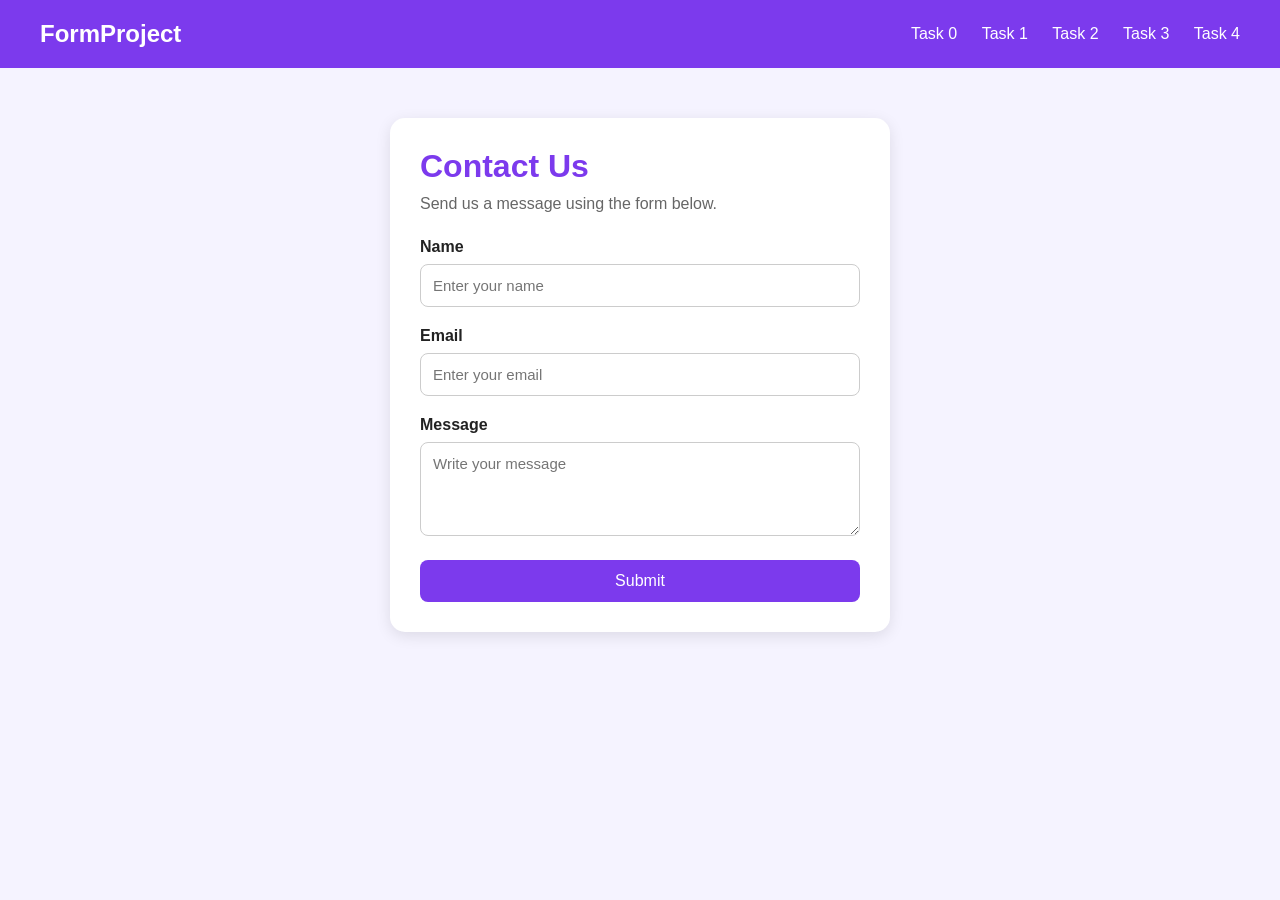
<file: index.html>
<!DOCTYPE html>
<html lang="en">
<head>
    <meta charset="UTF-8">
    <meta name="viewport" content="width=device-width, initial-scale=1.0">
    <title>Task 0 - Contact Form</title>
    <link rel="stylesheet" href="style.css">
</head>
<body>

    <nav class="navbar">
        <h2>FormProject</h2>

        <div>
            <a href="index.html">Task 0</a>
            <a href="task1.html">Task 1</a>
            <a href="task2.html">Task 2</a>
            <a href="task3.html">Task 3</a>
            <a href="task4.html">Task 4</a>
        </div>
    </nav>

    <main class="container">
        <div class="form-card">
            <h1>Contact Us</h1>
            <p class="description">Send us a message using the form below.</p>

            <form>
                <label for="name">Name</label>
                <input type="text" id="name" name="name"
                       placeholder="Enter your name">

                <label for="email">Email</label>
                <input type="email" id="email" name="email"
                       placeholder="Enter your email">

                <label for="message">Message</label>
                <textarea id="message" name="message" rows="4"
                          placeholder="Write your message"></textarea>

                <button type="submit">Submit</button>
            </form>
        </div>
    </main>

</body>
</html>
</file>
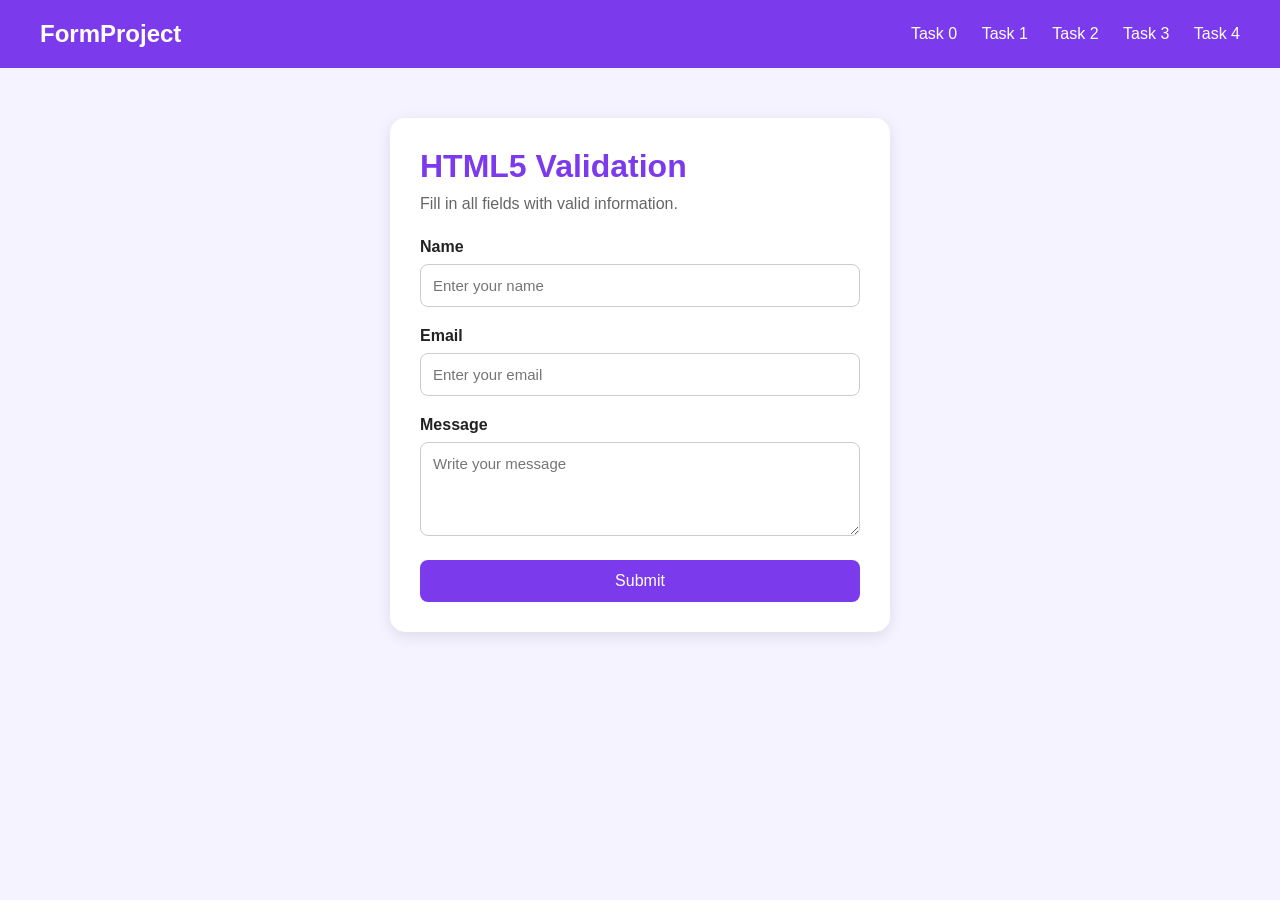
<file: task1.html>
<!DOCTYPE html>
<html lang="en">
<head>
    <meta charset="UTF-8">
    <meta name="viewport" content="width=device-width, initial-scale=1.0">
    <title>Task 1 - HTML5 Validation</title>
    <link rel="stylesheet" href="style.css">
</head>
<body>

    <nav class="navbar">
        <h2>FormProject</h2>

        <div>
            <a href="index.html">Task 0</a>
            <a href="task1.html">Task 1</a>
            <a href="task2.html">Task 2</a>
            <a href="task3.html">Task 3</a>
            <a href="task4.html">Task 4</a>
        </div>
    </nav>

    <main class="container">
        <div class="form-card">
            <h1>HTML5 Validation</h1>
            <p class="description">
                Fill in all fields with valid information.
            </p>

            <form>
                <label for="name">Name</label>
                <input
                    type="text"
                    id="name"
                    name="name"
                    placeholder="Enter your name"
                    required
                    maxlength="50"
                >

                <label for="email">Email</label>
                <input
                    type="email"
                    id="email"
                    name="email"
                    placeholder="Enter your email"
                    required
                >

                <label for="message">Message</label>
                <textarea
                    id="message"
                    name="message"
                    rows="4"
                    placeholder="Write your message"
                    required
                    maxlength="500"
                ></textarea>

                <button type="submit">Submit</button>
            </form>
        </div>
    </main>

</body>
</html>
</file>
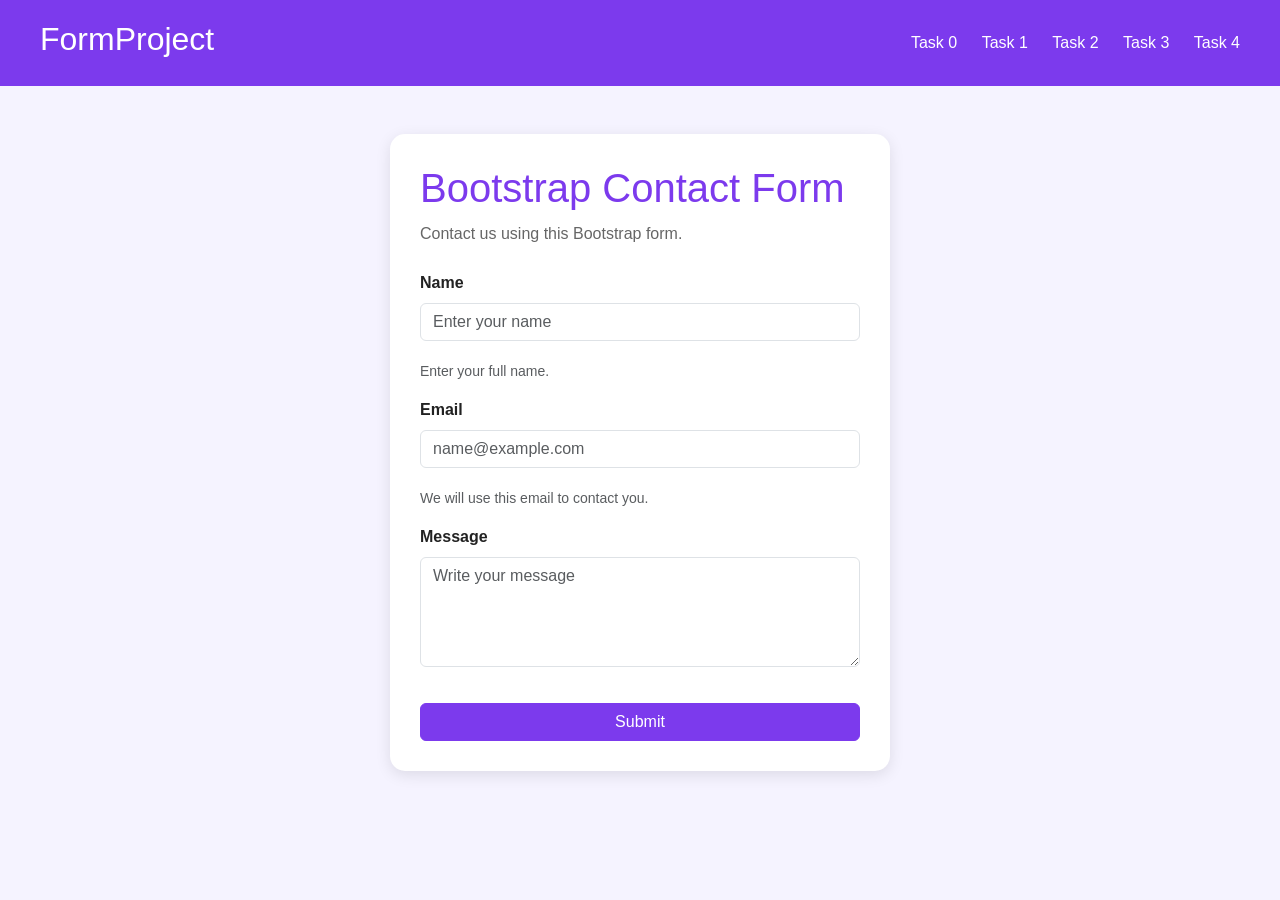
<file: task2.html>
<!DOCTYPE html>
<html lang="en">
<head>
    <meta charset="UTF-8">
    <meta name="viewport" content="width=device-width, initial-scale=1.0">
    <title>Task 2 - Bootstrap Form</title>

    <link href="https://cdn.jsdelivr.net/npm/bootstrap@5.3.8/dist/css/bootstrap.min.css"
          rel="stylesheet">

    <link rel="stylesheet" href="style.css">
</head>
<body>

    <nav class="navbar">
        <h2>FormProject</h2>

        <div>
            <a href="index.html">Task 0</a>
            <a href="task1.html">Task 1</a>
            <a href="task2.html">Task 2</a>
            <a href="task3.html">Task 3</a>
            <a href="task4.html">Task 4</a>
        </div>
    </nav>

    <main class="container py-5">
        <div class="form-card mx-auto">
            <h1>Bootstrap Contact Form</h1>
            <p class="description">
                Contact us using this Bootstrap form.
            </p>

            <form>
                <div class="row">
                    <div class="col-12 mb-3">
                        <label for="name" class="form-label">Name</label>
                        <input type="text" class="form-control"
                               id="name" name="name"
                               placeholder="Enter your name">
                        <div class="form-text">
                            Enter your full name.
                        </div>
                    </div>

                    <div class="col-12 mb-3">
                        <label for="email" class="form-label">Email</label>
                        <input type="email" class="form-control"
                               id="email" name="email"
                               placeholder="name@example.com">
                        <div class="form-text">
                            We will use this email to contact you.
                        </div>
                    </div>

                    <div class="col-12 mb-3">
                        <label for="message" class="form-label">Message</label>
                        <textarea class="form-control"
                                  id="message" name="message"
                                  rows="4"
                                  placeholder="Write your message"></textarea>
                    </div>
                </div>

                <button type="submit" class="btn btn-primary w-100">
                    Submit
                </button>
            </form>
        </div>
    </main>

</body>
</html>
</file>
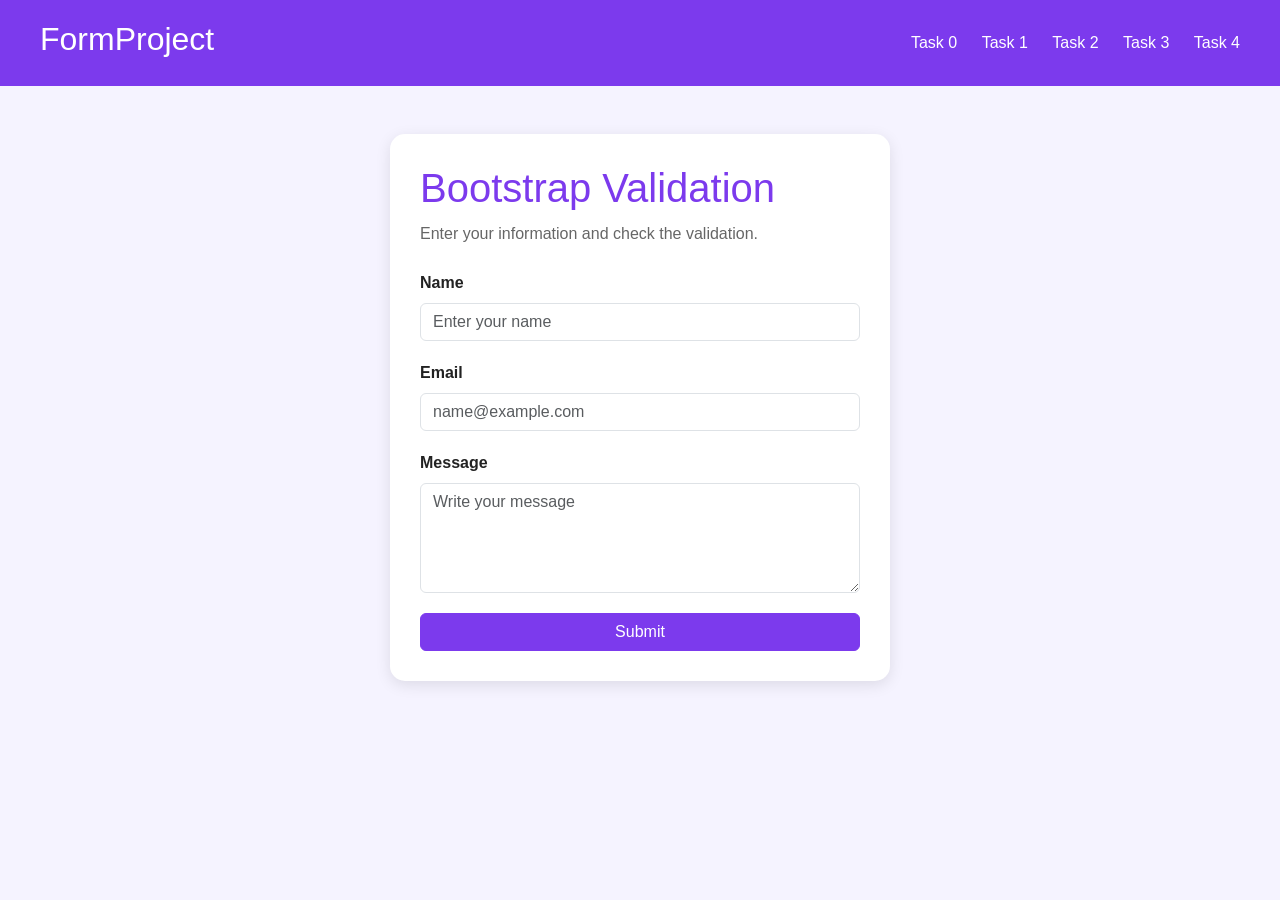
<file: task3.html>
<!DOCTYPE html>
<html lang="en">
<head>
    <meta charset="UTF-8">
    <meta name="viewport" content="width=device-width, initial-scale=1.0">
    <title>Task 3 - Bootstrap Validation</title>

    <link href="https://cdn.jsdelivr.net/npm/bootstrap@5.3.8/dist/css/bootstrap.min.css"
          rel="stylesheet">

    <link rel="stylesheet" href="style.css">
</head>
<body>

    <nav class="navbar">
        <h2>FormProject</h2>

        <div>
            <a href="index.html">Task 0</a>
            <a href="task1.html">Task 1</a>
            <a href="task2.html">Task 2</a>
            <a href="task3.html">Task 3</a>
            <a href="task4.html">Task 4</a>
        </div>
    </nav>

    <main class="container py-5">
        <div class="form-card mx-auto">
            <h1>Bootstrap Validation</h1>
            <p class="description">
                Enter your information and check the validation.
            </p>

            <form id="contactForm" novalidate>

                <div class="mb-3">
                    <label for="name" class="form-label">Name</label>
                    <input type="text" class="form-control"
                           id="name" name="name"
                           placeholder="Enter your name" required>
                    <div class="invalid-feedback">
                        Name is required.
                    </div>
                    <div class="valid-feedback">
                        Looks good!
                    </div>
                </div>

                <div class="mb-3">
                    <label for="email" class="form-label">Email</label>
                    <input type="email" class="form-control"
                           id="email" name="email"
                           placeholder="name@example.com" required>
                    <div class="invalid-feedback">
                        Please enter a valid email.
                    </div>
                    <div class="valid-feedback">
                        Looks good!
                    </div>
                </div>

                <div class="mb-3">
                    <label for="message" class="form-label">Message</label>
                    <textarea class="form-control"
                              id="message" name="message"
                              rows="4" placeholder="Write your message"
                              required></textarea>
                    <div class="invalid-feedback">
                        Message is required.
                    </div>
                    <div class="valid-feedback">
                        Looks good!
                    </div>
                </div>

                <button type="submit" class="btn btn-primary w-100">
                    Submit
                </button>

            </form>
        </div>
    </main>

    <script>
        const form = document.getElementById("contactForm");

        form.addEventListener("submit", function(event) {
            event.preventDefault();

            const inputs = form.querySelectorAll("input, textarea");

            inputs.forEach(function(input) {
                if (input.checkValidity()) {
                    input.classList.remove("is-invalid");
                    input.classList.add("is-valid");
                } else {
                    input.classList.remove("is-valid");
                    input.classList.add("is-invalid");
                }
            });
        });
    </script>

</body>
</html>
</file>
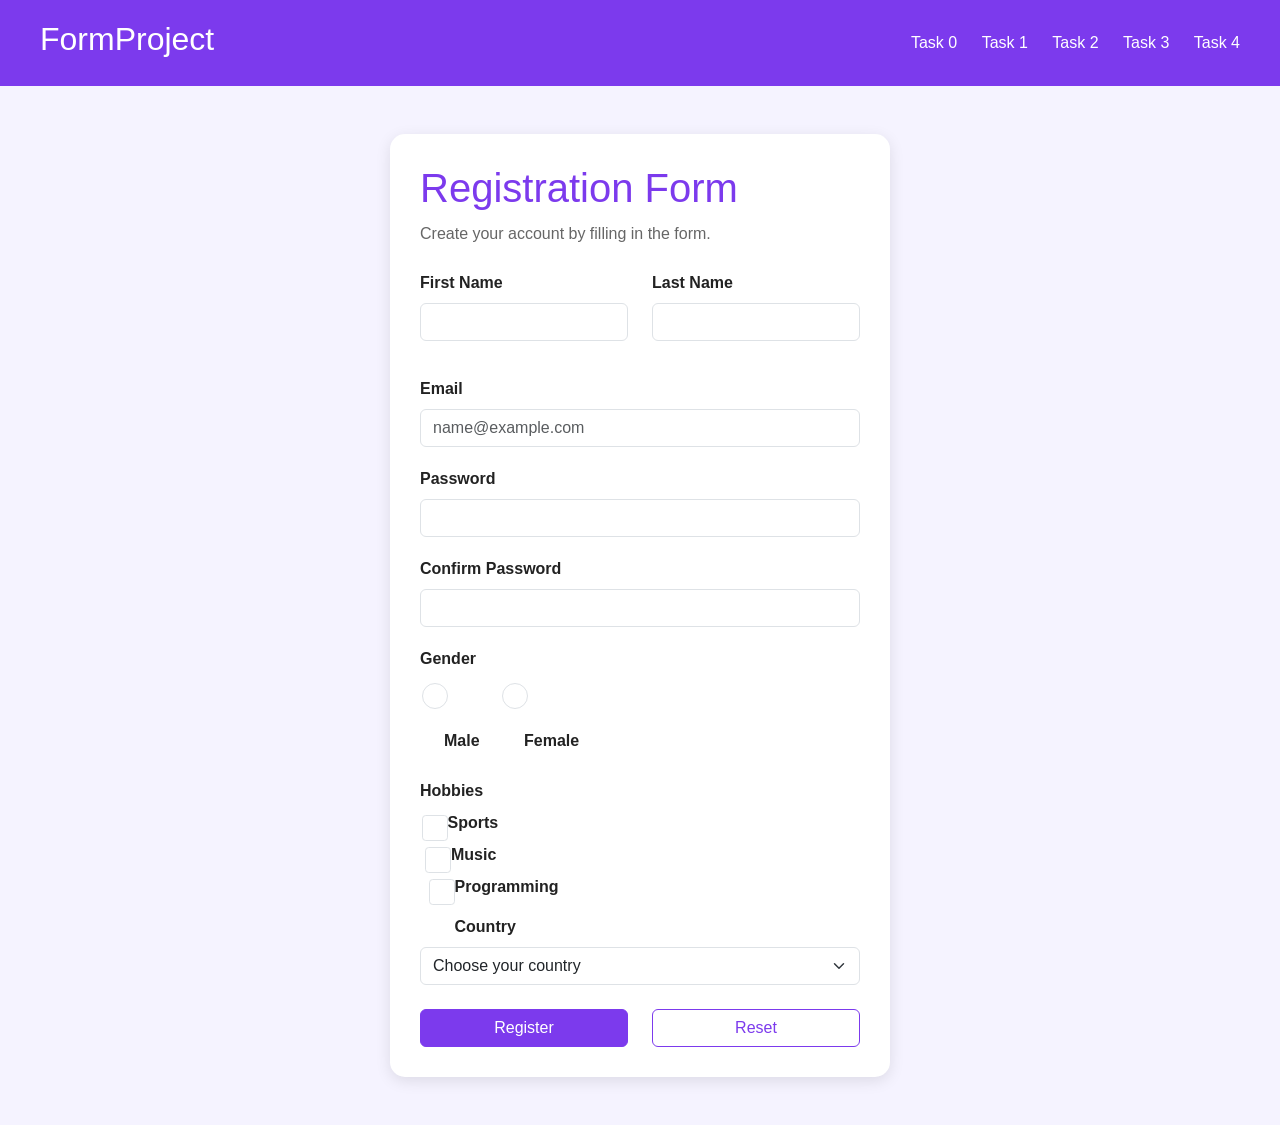
<file: task4.html>
<!DOCTYPE html>
<html lang="en">
<head>
    <meta charset="UTF-8">
    <meta name="viewport" content="width=device-width, initial-scale=1.0">
    <title>Task 4 - Registration Form</title>

    <link href="https://cdn.jsdelivr.net/npm/bootstrap@5.3.8/dist/css/bootstrap.min.css"
          rel="stylesheet">

    <link rel="stylesheet" href="style.css">
</head>
<body>

    <nav class="navbar">
        <h2>FormProject</h2>

        <div>
            <a href="index.html">Task 0</a>
            <a href="task1.html">Task 1</a>
            <a href="task2.html">Task 2</a>
            <a href="task3.html">Task 3</a>
            <a href="task4.html">Task 4</a>
        </div>
    </nav>

    <main class="container py-5">
        <div class="form-card mx-auto">
            <h1>Registration Form</h1>
            <p class="description">
                Create your account by filling in the form.
            </p>

            <form id="registrationForm" novalidate>

                <div class="row">
                    <div class="col-md-6 mb-3">
                        <label for="firstName" class="form-label">
                            First Name
                        </label>
                        <input type="text" class="form-control"
                               id="firstName" required maxlength="50">
                        <div class="invalid-feedback">
                            First name is required.
                        </div>
                        <div class="valid-feedback">Looks good!</div>
                    </div>

                    <div class="col-md-6 mb-3">
                        <label for="lastName" class="form-label">
                            Last Name
                        </label>
                        <input type="text" class="form-control"
                               id="lastName" required maxlength="50">
                        <div class="invalid-feedback">
                            Last name is required.
                        </div>
                        <div class="valid-feedback">Looks good!</div>
                    </div>
                </div>

                <div class="mb-3">
                    <label for="email" class="form-label">Email</label>
                    <input type="email" class="form-control"
                           id="email" placeholder="name@example.com"
                           required>
                    <div class="invalid-feedback">
                        Enter a valid email address.
                    </div>
                    <div class="valid-feedback">Looks good!</div>
                </div>

                <div class="mb-3">
                    <label for="password" class="form-label">Password</label>
                    <input type="password" class="form-control"
                           id="password" minlength="8" required>
                    <div class="invalid-feedback">
                        Password must have at least 8 characters.
                    </div>
                    <div class="valid-feedback">Password is valid!</div>
                </div>

                <div class="mb-3">
                    <label for="confirmPassword" class="form-label">
                        Confirm Password
                    </label>
                    <input type="password" class="form-control"
                           id="confirmPassword" required>
                    <div class="invalid-feedback">
                        Passwords do not match.
                    </div>
                    <div class="valid-feedback">
                        Passwords match!
                    </div>
                </div>

                <div class="mb-3">
                    <label class="form-label d-block">Gender</label>

                    <div class="form-check form-check-inline">
                        <input class="form-check-input" type="radio"
                               name="gender" id="male"
                               value="Male" required>
                        <label class="form-check-label" for="male">
                            Male
                        </label>
                    </div>

                    <div class="form-check form-check-inline">
                        <input class="form-check-input" type="radio"
                               name="gender" id="female"
                               value="Female" required>
                        <label class="form-check-label" for="female">
                            Female
                        </label>
                    </div>

                    <div id="genderError" class="text-danger small"
                         style="display: none;">
                        Please select your gender.
                    </div>
                </div>

                <div class="mb-3">
                    <label class="form-label d-block">Hobbies</label>

                    <div class="form-check">
                        <input class="form-check-input" type="checkbox"
                               id="sports" name="hobbies" value="Sports">
                        <label class="form-check-label" for="sports">
                            Sports
                        </label>
                    </div>

                    <div class="form-check">
                        <input class="form-check-input" type="checkbox"
                               id="music" name="hobbies" value="Music">
                        <label class="form-check-label" for="music">
                            Music
                        </label>
                    </div>

                    <div class="form-check mb-2">
                        <input class="form-check-input" type="checkbox"
                               id="programming" name="hobbies"
                               value="Programming">
                        <label class="form-check-label" for="programming">
                            Programming
                        </label>
                    </div>
                </div>

                <div class="mb-4">
                    <label for="country" class="form-label">Country</label>
                    <select class="form-select" id="country" required>
                        <option value="">Choose your country</option>
                        <option value="Kazakhstan">Kazakhstan</option>
                        <option value="USA">USA</option>
                        <option value="UK">United Kingdom</option>
                        <option value="Turkey">Turkey</option>
                        <option value="Other">Other</option>
                    </select>
                    <div class="invalid-feedback">
                        Please select your country.
                    </div>
                    <div class="valid-feedback">Looks good!</div>
                </div>

                <div id="successMessage"
                     class="alert alert-success"
                     style="display: none;">
                    Registration form completed successfully!
                </div>

                <div class="row">
                    <div class="col-6">
                        <button type="submit"
                                class="btn btn-primary w-100">
                            Register
                        </button>
                    </div>

                    <div class="col-6">
                        <button type="reset"
                                class="btn btn-outline-secondary w-100">
                            Reset
                        </button>
                    </div>
                </div>

            </form>
        </div>
    </main>

    <script>
        const form = document.getElementById("registrationForm");
        const password = document.getElementById("password");
        const confirmPassword = document.getElementById("confirmPassword");
        const genderError = document.getElementById("genderError");
        const successMessage = document.getElementById("successMessage");

        form.addEventListener("submit", function(event) {
            event.preventDefault();

            confirmPassword.setCustomValidity("");

            if (password.value !== confirmPassword.value) {
                confirmPassword.setCustomValidity("Passwords do not match");
            }

            const fields = form.querySelectorAll(
                "input:not([type='radio']):not([type='checkbox']), select"
            );

            fields.forEach(function(field) {
                field.classList.remove("is-valid", "is-invalid");

                if (field.checkValidity()) {
                    field.classList.add("is-valid");
                } else {
                    field.classList.add("is-invalid");
                }
            });

            const genderSelected =
                document.querySelector("input[name='gender']:checked");

            genderError.style.display = genderSelected ? "none" : "block";

            if (form.checkValidity()) {
                successMessage.style.display = "block";
            } else {
                successMessage.style.display = "none";
            }
        });

        confirmPassword.addEventListener("input", function() {
            confirmPassword.setCustomValidity("");
        });

        form.addEventListener("reset", function() {
            setTimeout(function() {
                form.querySelectorAll(".is-valid, .is-invalid")
                    .forEach(function(field) {
                        field.classList.remove("is-valid", "is-invalid");
                    });

                genderError.style.display = "none";
                successMessage.style.display = "none";
            }, 0);
        });
    </script>

</body>
</html>
</file>
<file: style.css>
* {
    margin: 0;
    padding: 0;
    box-sizing: border-box;
}

body {
    font-family: Arial, sans-serif;
    background-color: #F5F3FF;
    color: #222222;
}

.navbar {
    background-color: #7C3AED;
    color: white;
    padding: 20px 40px;
    display: flex;
    justify-content: space-between;
    align-items: center;
}

.navbar a {
    color: white;
    text-decoration: none;
    margin-left: 20px;
}

.navbar a:hover {
    text-decoration: underline;
}

.container {
    display: flex;
    justify-content: center;
    padding: 50px 20px;
}

.form-card {
    background-color: white;
    width: 100%;
    max-width: 500px;
    padding: 30px;
    border-radius: 15px;
    box-shadow: 0 4px 15px rgba(0, 0, 0, 0.1);
}

h1 {
    color: #7C3AED;
    margin-bottom: 10px;
}

.description {
    color: #666666;
    margin-bottom: 25px;
}

label {
    display: block;
    margin-bottom: 8px;
    font-weight: bold;
}

input,
textarea {
    width: 100%;
    padding: 12px;
    margin-bottom: 20px;
    border: 1px solid #CCCCCC;
    border-radius: 8px;
    font-family: Arial, sans-serif;
    font-size: 15px;
}

textarea {
    resize: vertical;
}

input:focus,
textarea:focus {
    outline: 2px solid #7C3AED;
    border-color: #7C3AED;
}

button {
    width: 100%;
    padding: 12px;
    background-color: #7C3AED;
    color: white;
    border: none;
    border-radius: 8px;
    font-size: 16px;
    cursor: pointer;
}

button:hover {
    background-color: #6D28D9;
}







/* Bootstrap button color */
.btn-primary {
    background-color: #7C3AED;
    border-color: #7C3AED;
}

.btn-primary:hover {
    background-color: #6D28D9;
    border-color: #6D28D9;
}

.btn-primary:focus {
    background-color: #6D28D9;
    border-color: #6D28D9;
    box-shadow: 0 0 0 0.25rem rgba(124, 58, 237, 0.25);
}




.btn-primary {
    background-color: #7C3AED;
    border-color: #7C3AED;
}

.btn-primary:hover {
    background-color: #6D28D9;
    border-color: #6D28D9;
}








.btn-primary {
    background-color: #7C3AED;
    border-color: #7C3AED;
}

.btn-primary:hover {
    background-color: #6D28D9;
    border-color: #6D28D9;
}

.btn-outline-secondary {
    color: #7C3AED;
    border-color: #7C3AED;
}

.btn-outline-secondary:hover {
    background-color: #7C3AED;
    border-color: #7C3AED;
    color: white;
}
</file>
